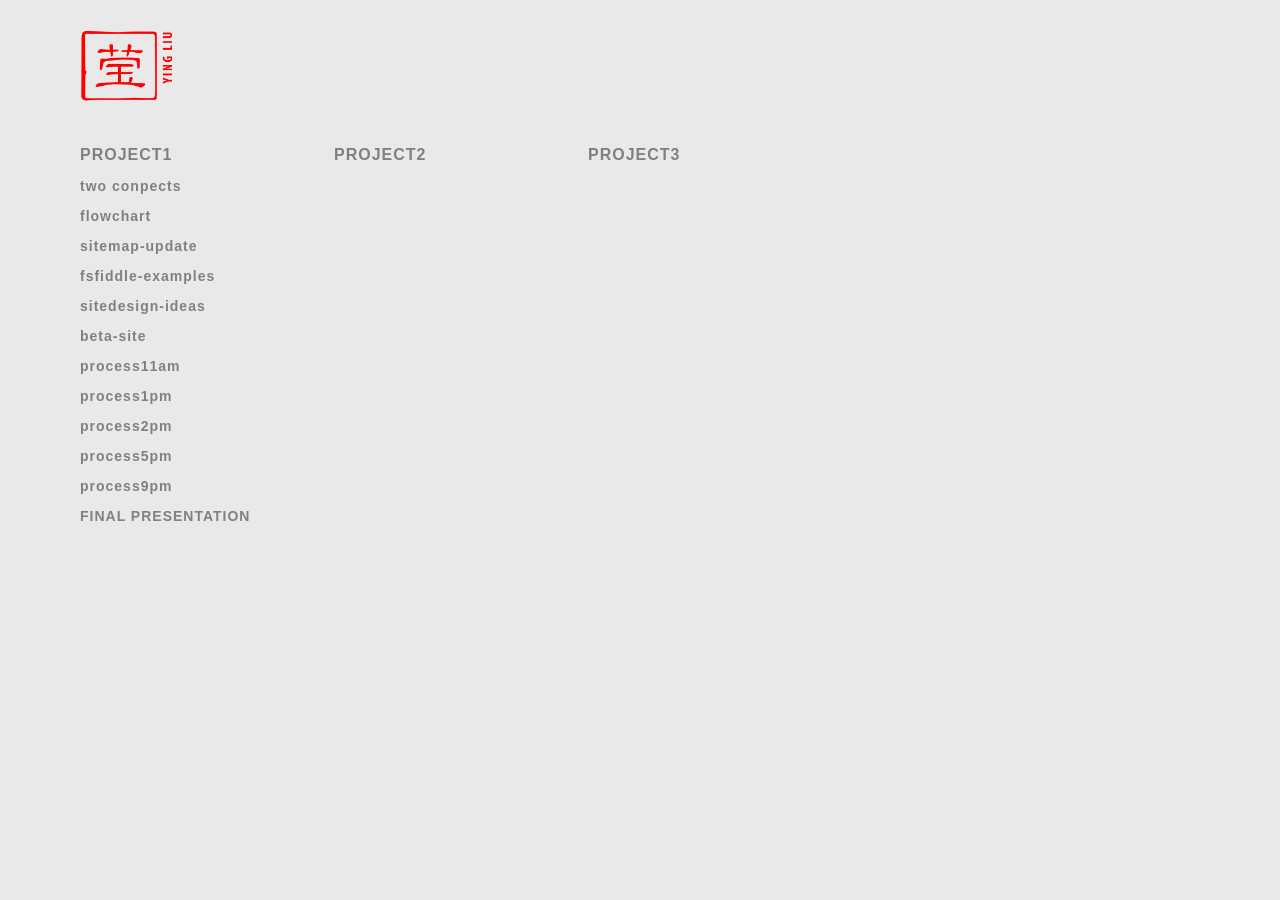
<file: index.html>
<html>
<head>
    <link rel="stylesheet" type="text/css" href="indexstyle.css">
    <title>Designer Ying</title>
    <script src="https://code.jquery.com/jquery-1.10.2.js"></script>
</head>
<body>
    <div id="logobox">
    	<img src="img/logo-red.png">
    </div>
    <div id="links">
    	<div id="pro1-box">
   			<h2>PROJECT1</h2>
   			<h3><a href="links/9.12/index.html">two conpects</a></h3>
   			<h3><a href="links/9.14/index.html">flowchart</a></h3>
   			<h3><a href="links/sitemap-update/index.html">sitemap-update</a></h3>
   			<h3><a href="links/jsfiddle/index.html">fsfiddle-examples</a></h3>
   			<h3><a href="links/sitedesign-ideas/index.html">sitedesign-ideas</a></h3>
   			<h3><a href="links/beta/index.html">beta-site</a></h3>
   			<h3><a href="links/11am/index.html">process11am</a></h3>
   			<h3><a href="links/1pm/index.html">process1pm</a></h3>
   			<h3><a href="links/2pm/index.html">process2pm</a></h3>
   			<h3><a href="links/5pm/index.html">process5pm</a></h3>
   			<h3><a href="links/9pm/index.html">process9pm</a></h3>
   			<h3><a href="links/final-site/index.html">FINAL PRESENTATION</a></h3>
   		</div>
   		<div id="pro2-box">
	   		<h2>PROJECT2</h2>
	   	</div>
	   	<div id="pro3-box">
		   	<h2>PROJECT3</h2>
		 </div>
    </div>
</body>
</html>
</file>
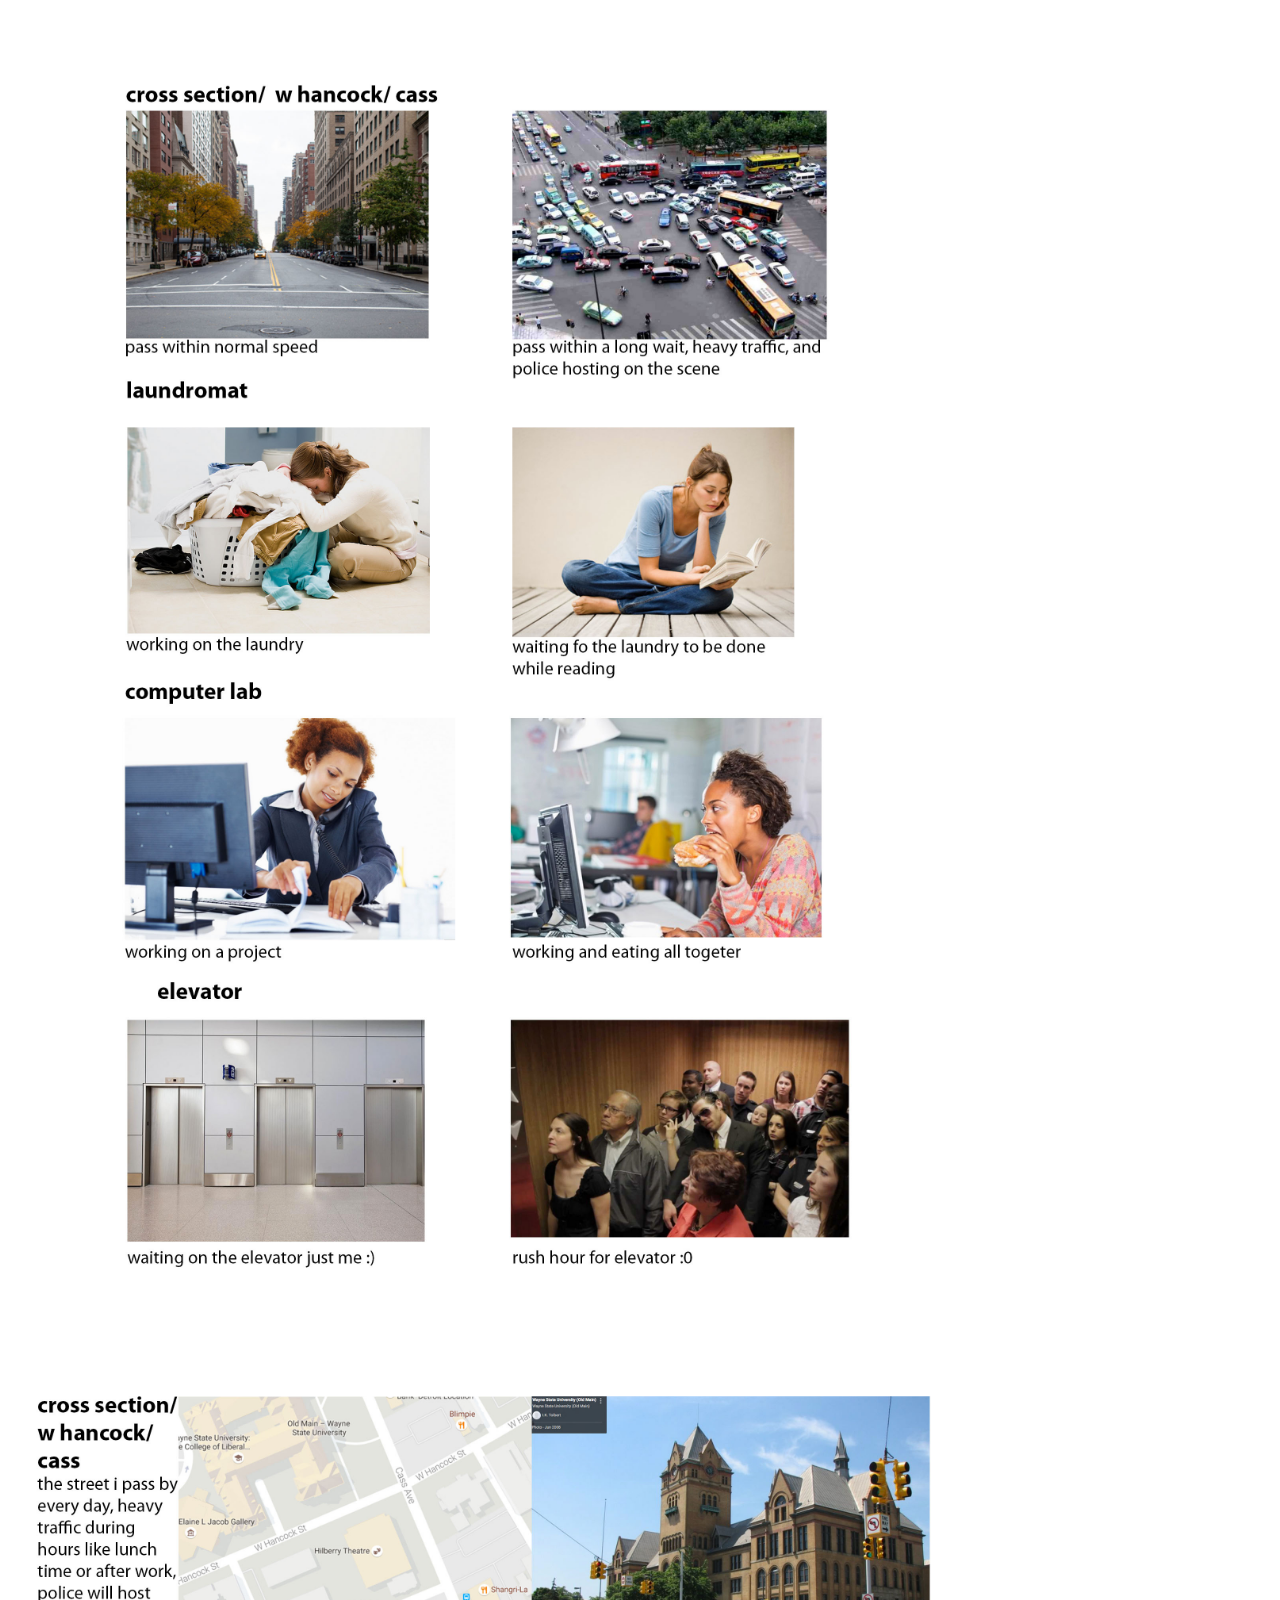
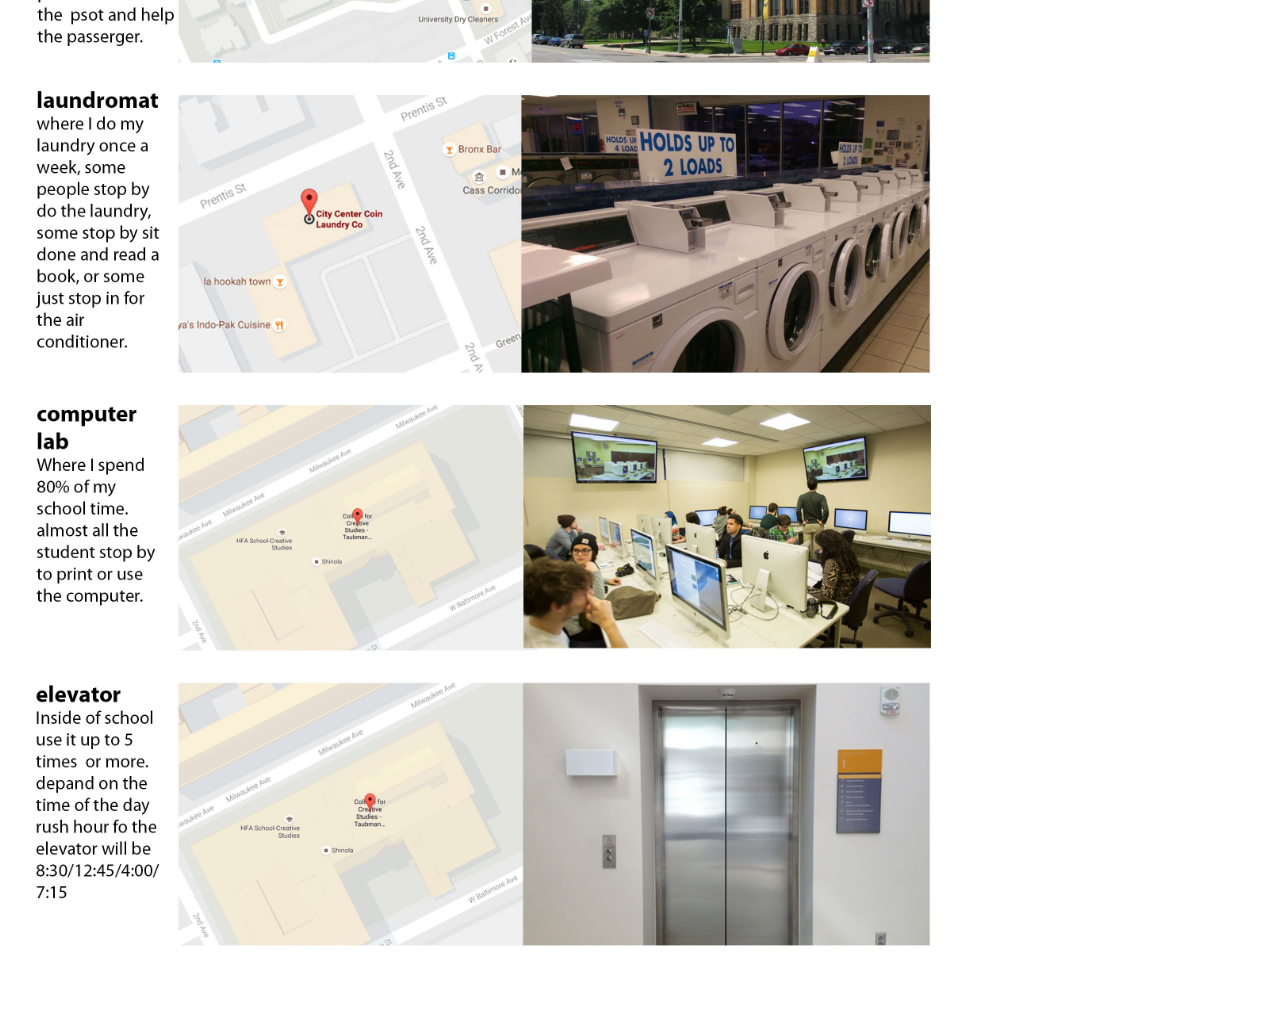
<file: links/9.12/index.html>
<html>
<head>
    <link rel="stylesheet" type="text/css" href="style.css">
    <title>Designer Ying</title>
    <script src="https://code.jquery.com/jquery-1.10.2.js"></script>
</head>
<body>
    	<img src="2c.jpg">
    	<img src="4location(2).jpg">
</body>
</html>
</file>
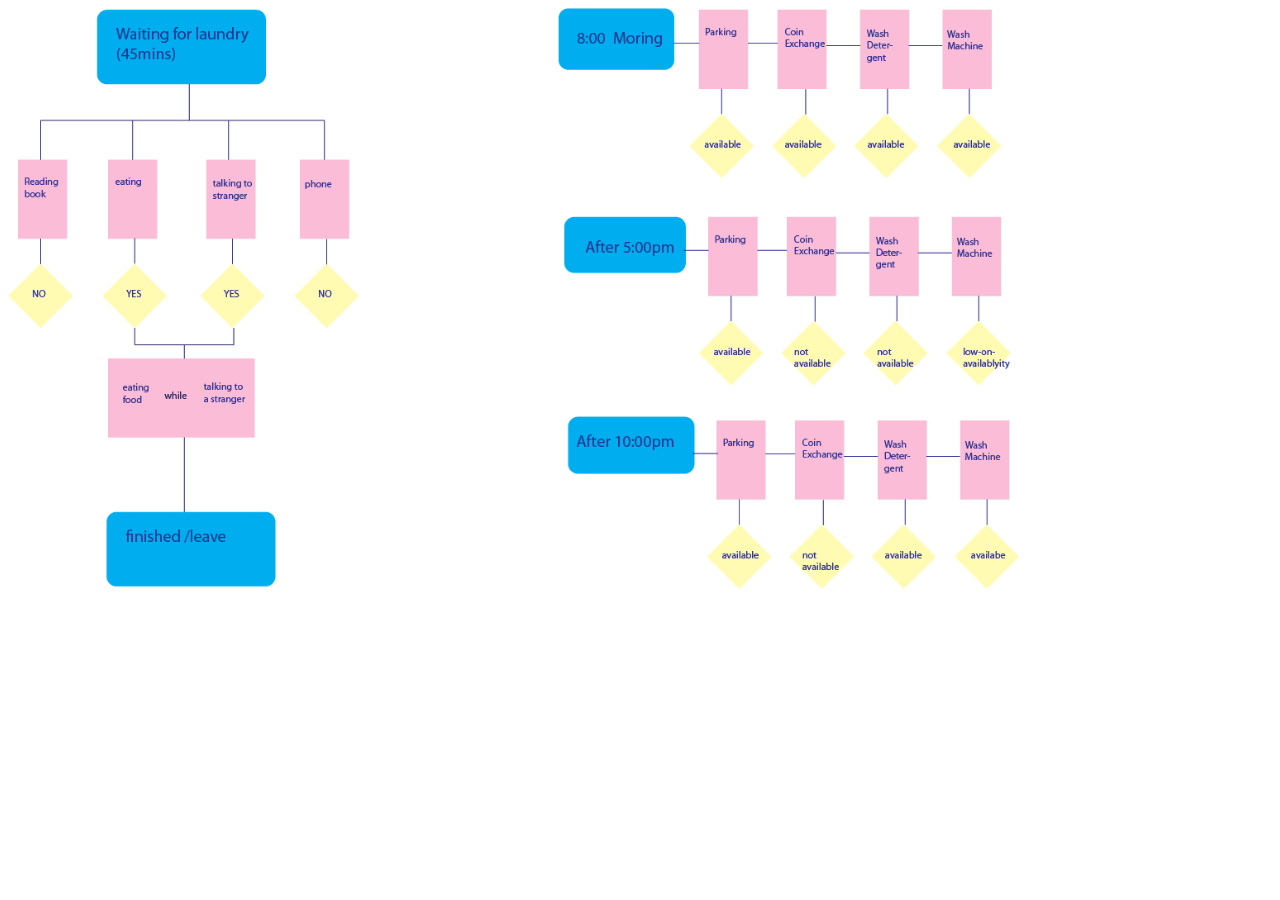
<file: links/9.14/index.html>
<html>
<head>
    <link rel="stylesheet" type="text/css" href="style.css">
    <title>Designer Ying</title>
    <script src="https://code.jquery.com/jquery-1.10.2.js"></script>
</head>
<body>
    	<img src="flowchart.png">
</body>
</html>
</file>
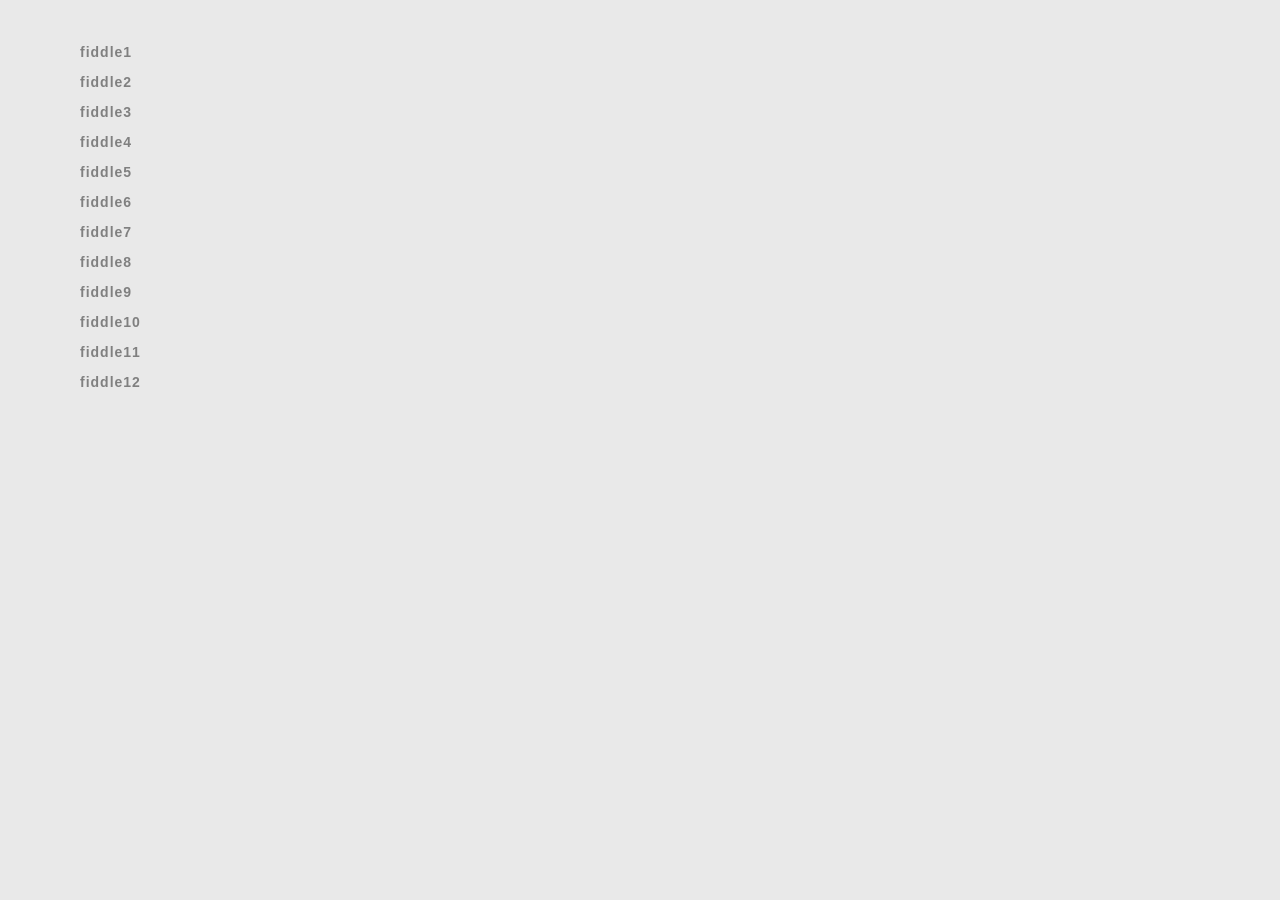
<file: links/jsfiddle/index.html>
<html>
<head>
    <link rel="stylesheet" type="text/css" href="indexstyle.css">
    <title>Designer Ying</title>
    <script src="https://code.jquery.com/jquery-1.10.2.js"></script>
</head>
<body>
    <div id="links">
   			<h3><a href="https://jsfiddle.net/yingyingliu/hLrngcpe/">fiddle1</a></h3>
   			<h3><a href="https://jsfiddle.net/yingyingliu/reu94wv4/">fiddle2</a></h3>
   			<h3><a href="https://jsfiddle.net/yingyingliu/gx8jgt74/">fiddle3</a></h3>
   			<h3><a href="https://jsfiddle.net/yingyingliu/aetnpqws/3/">fiddle4</a></h3>
   			<h3><a href="https://jsfiddle.net/yingyingliu/tk3uds1n/2/">fiddle5</a></h3>
   			<h3><a href="https://jsfiddle.net/yingyingliu/42r54tro/5/l">fiddle6</a></h3>
   			<h3><a href="https://jsfiddle.net/yingyingliu/q7oej5ye/2/">fiddle7</a></h3>
   			<h3><a href="https://jsfiddle.net/yingyingliu/sboLsqoa/3/">fiddle8</a></h3>
   			<h3><a href="https://jsfiddle.net/yingyingliu/t8j87v7o/">fiddle9</a></h3>
   			<h3><a href="https://jsfiddle.net/yingyingliu/abafa22q/1/">fiddle10</a></h3>
   			<h3><a href="https://jsfiddle.net/yingyingliu/x9fvjwgv/3/">fiddle11</a></h3>
   			<h3><a href="https://jsfiddle.net/yingyingliu/4am9bqst/2/l">fiddle12</a></h3>
   		</div>
    </div>
</body>
</html>
</file>
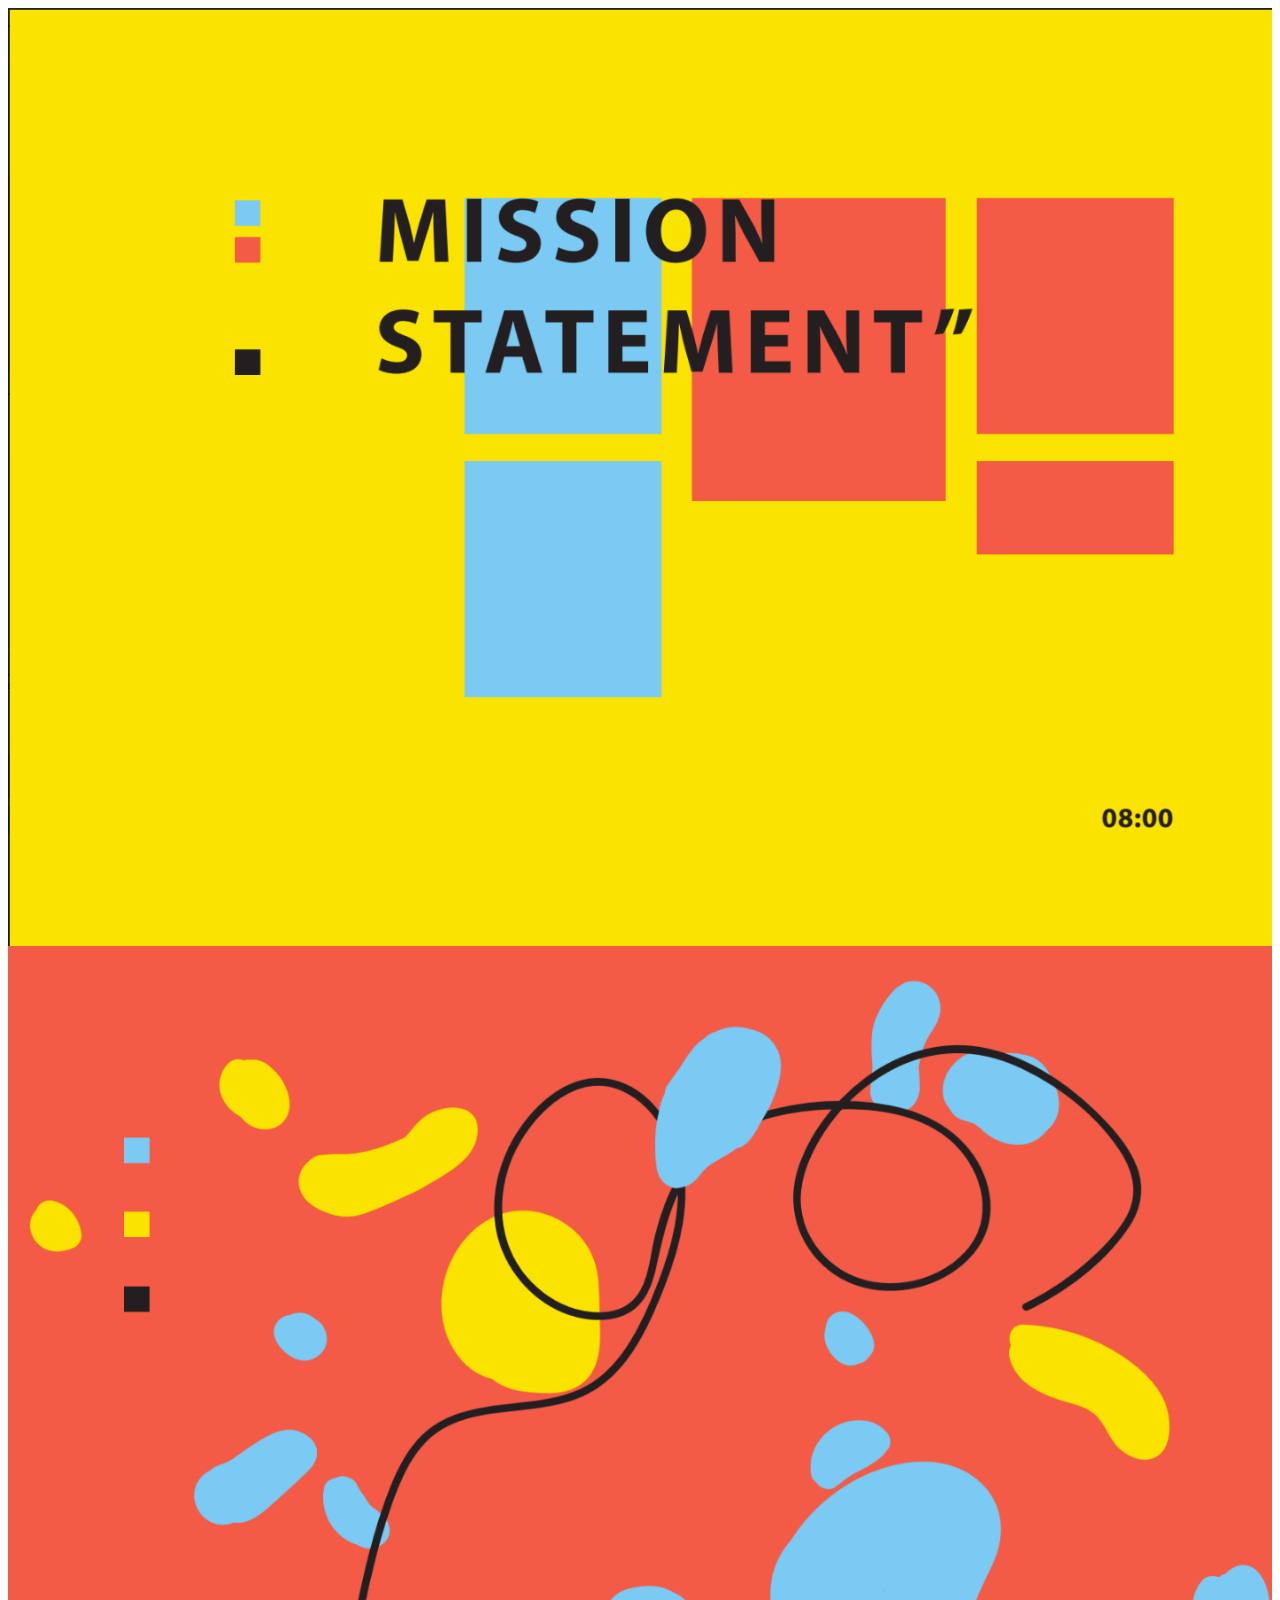
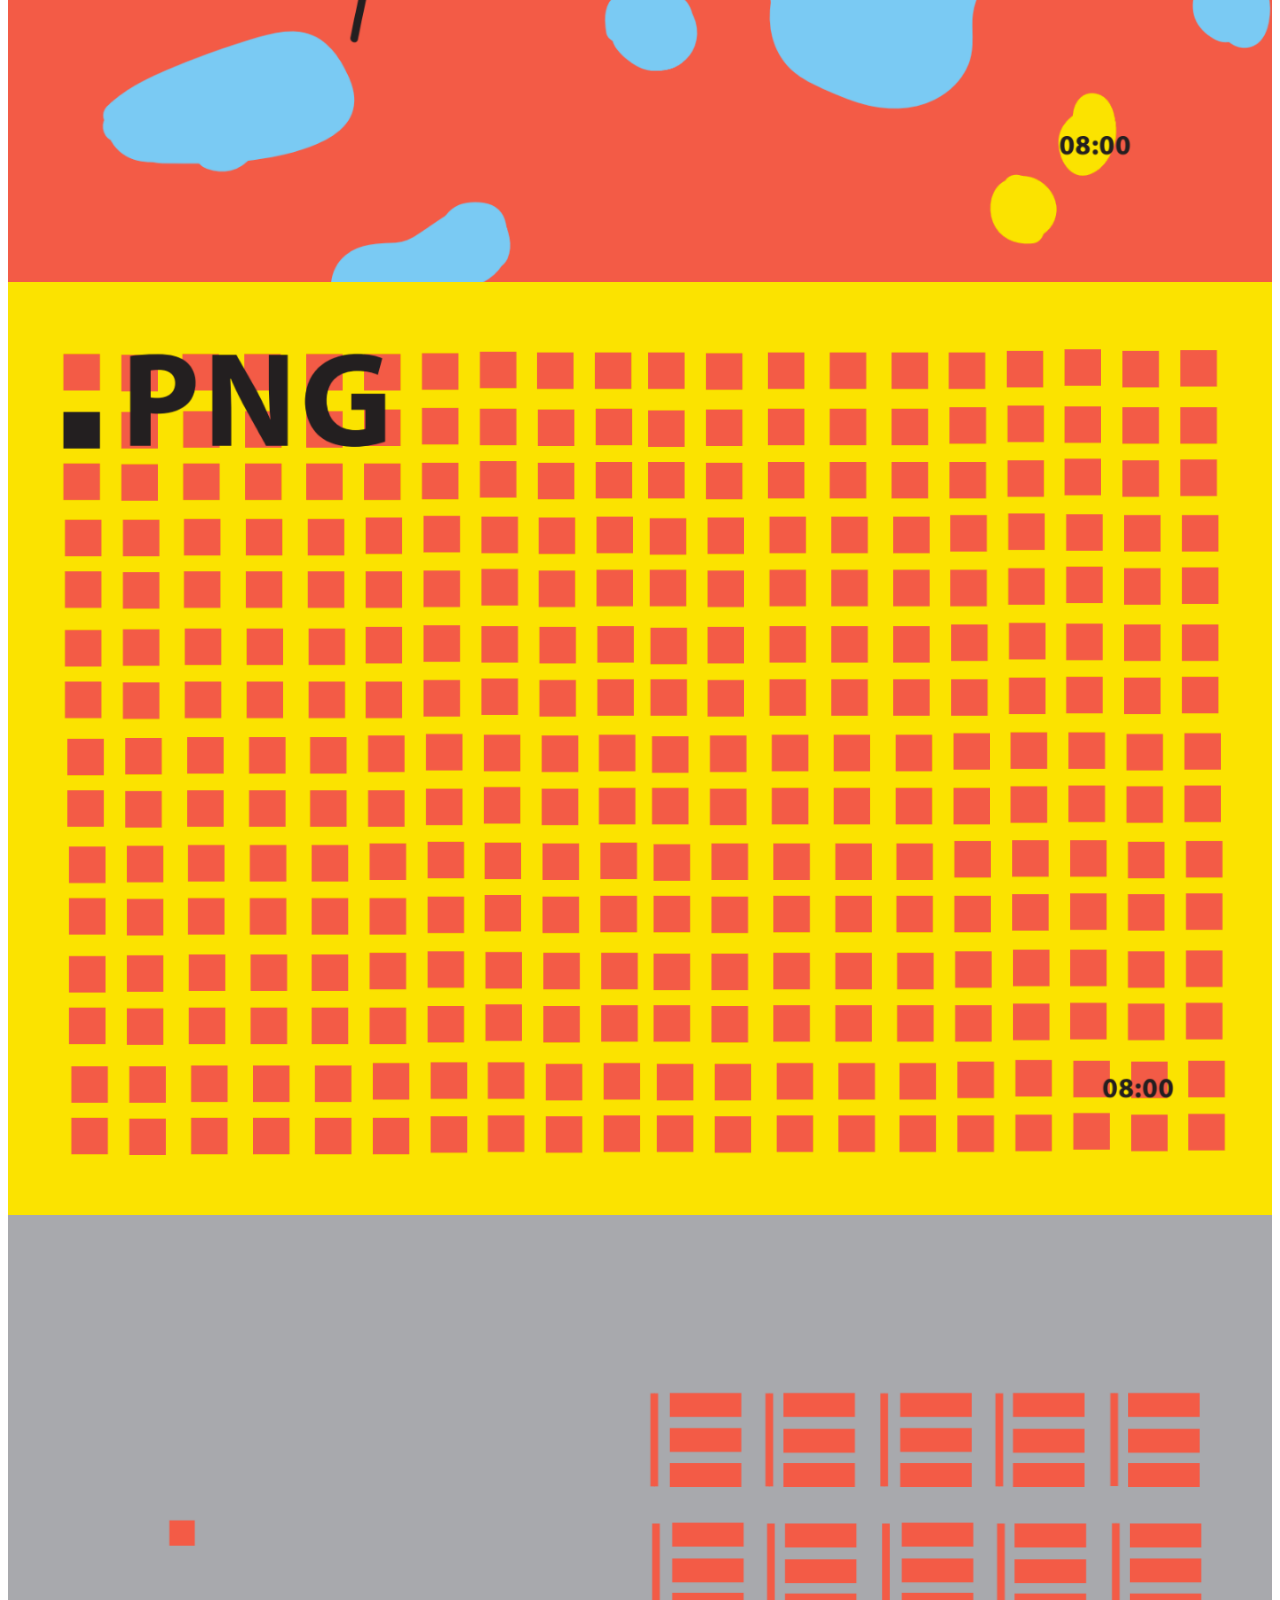
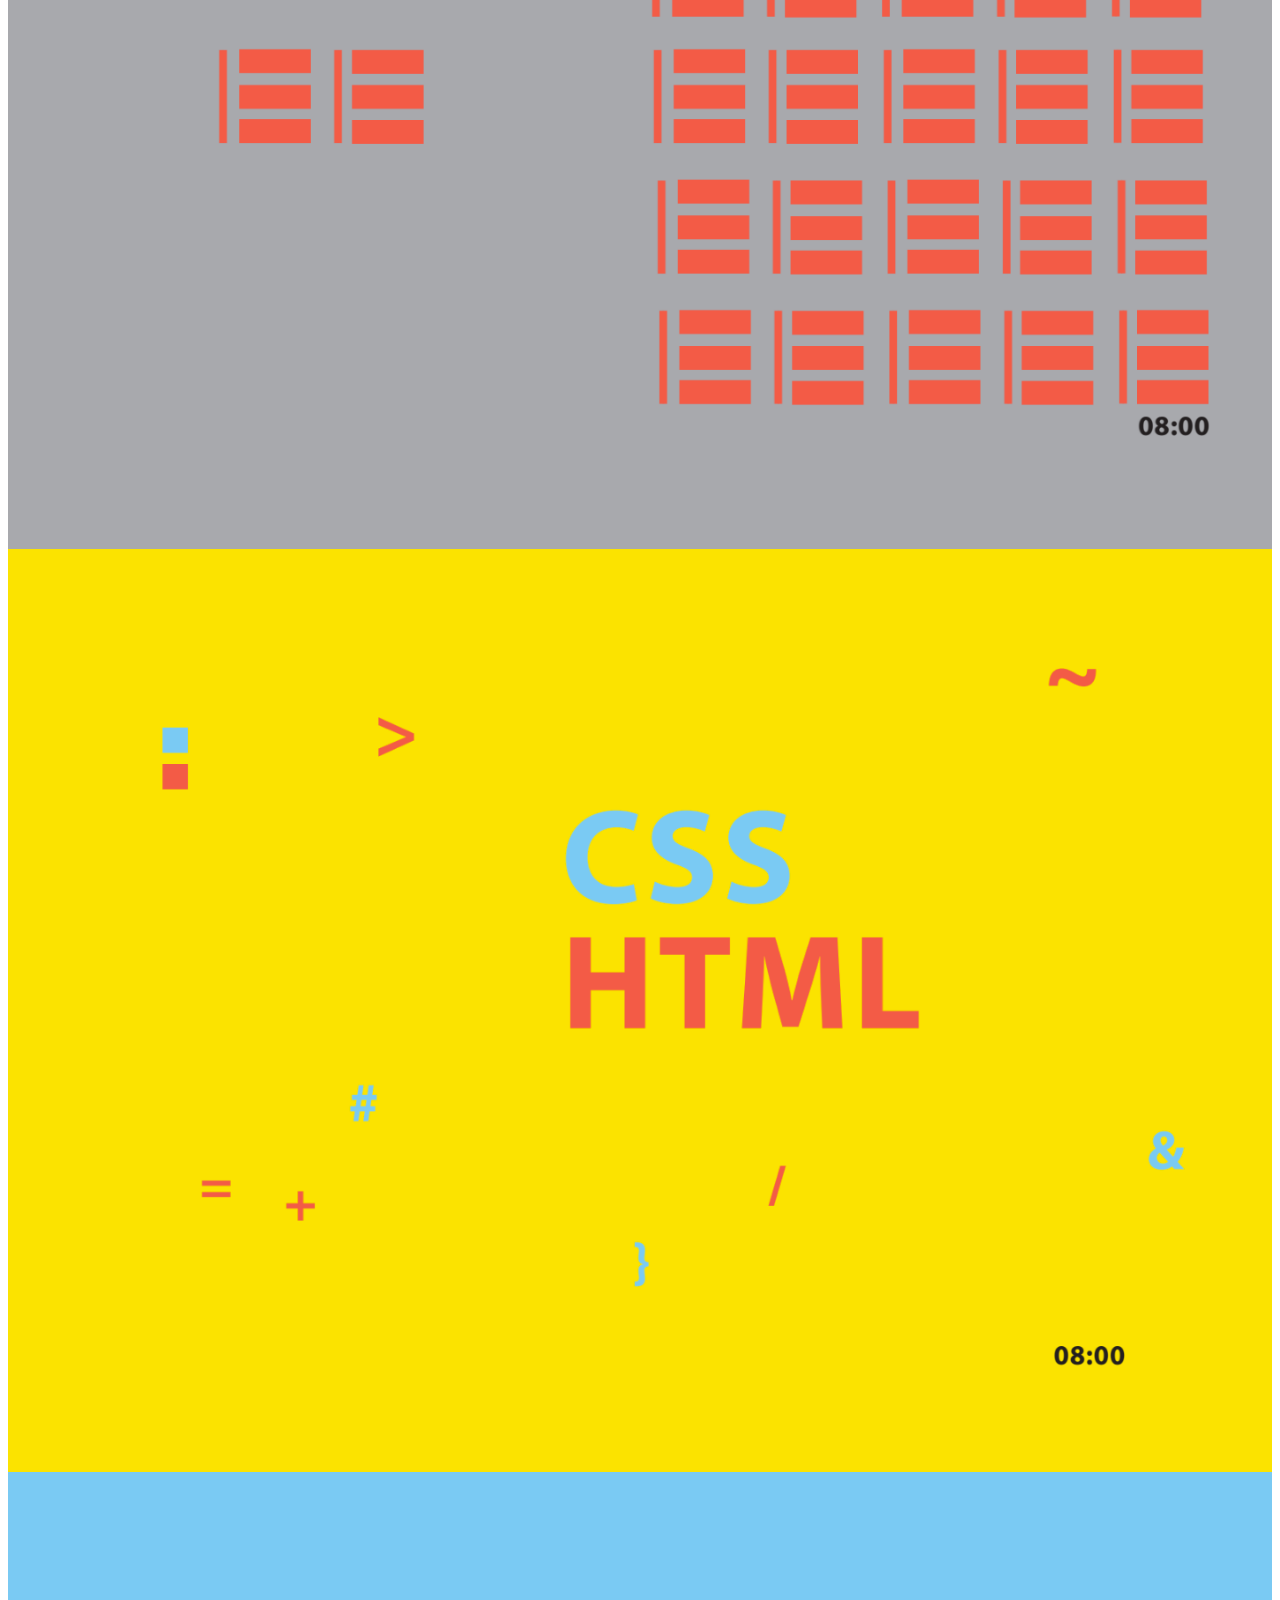
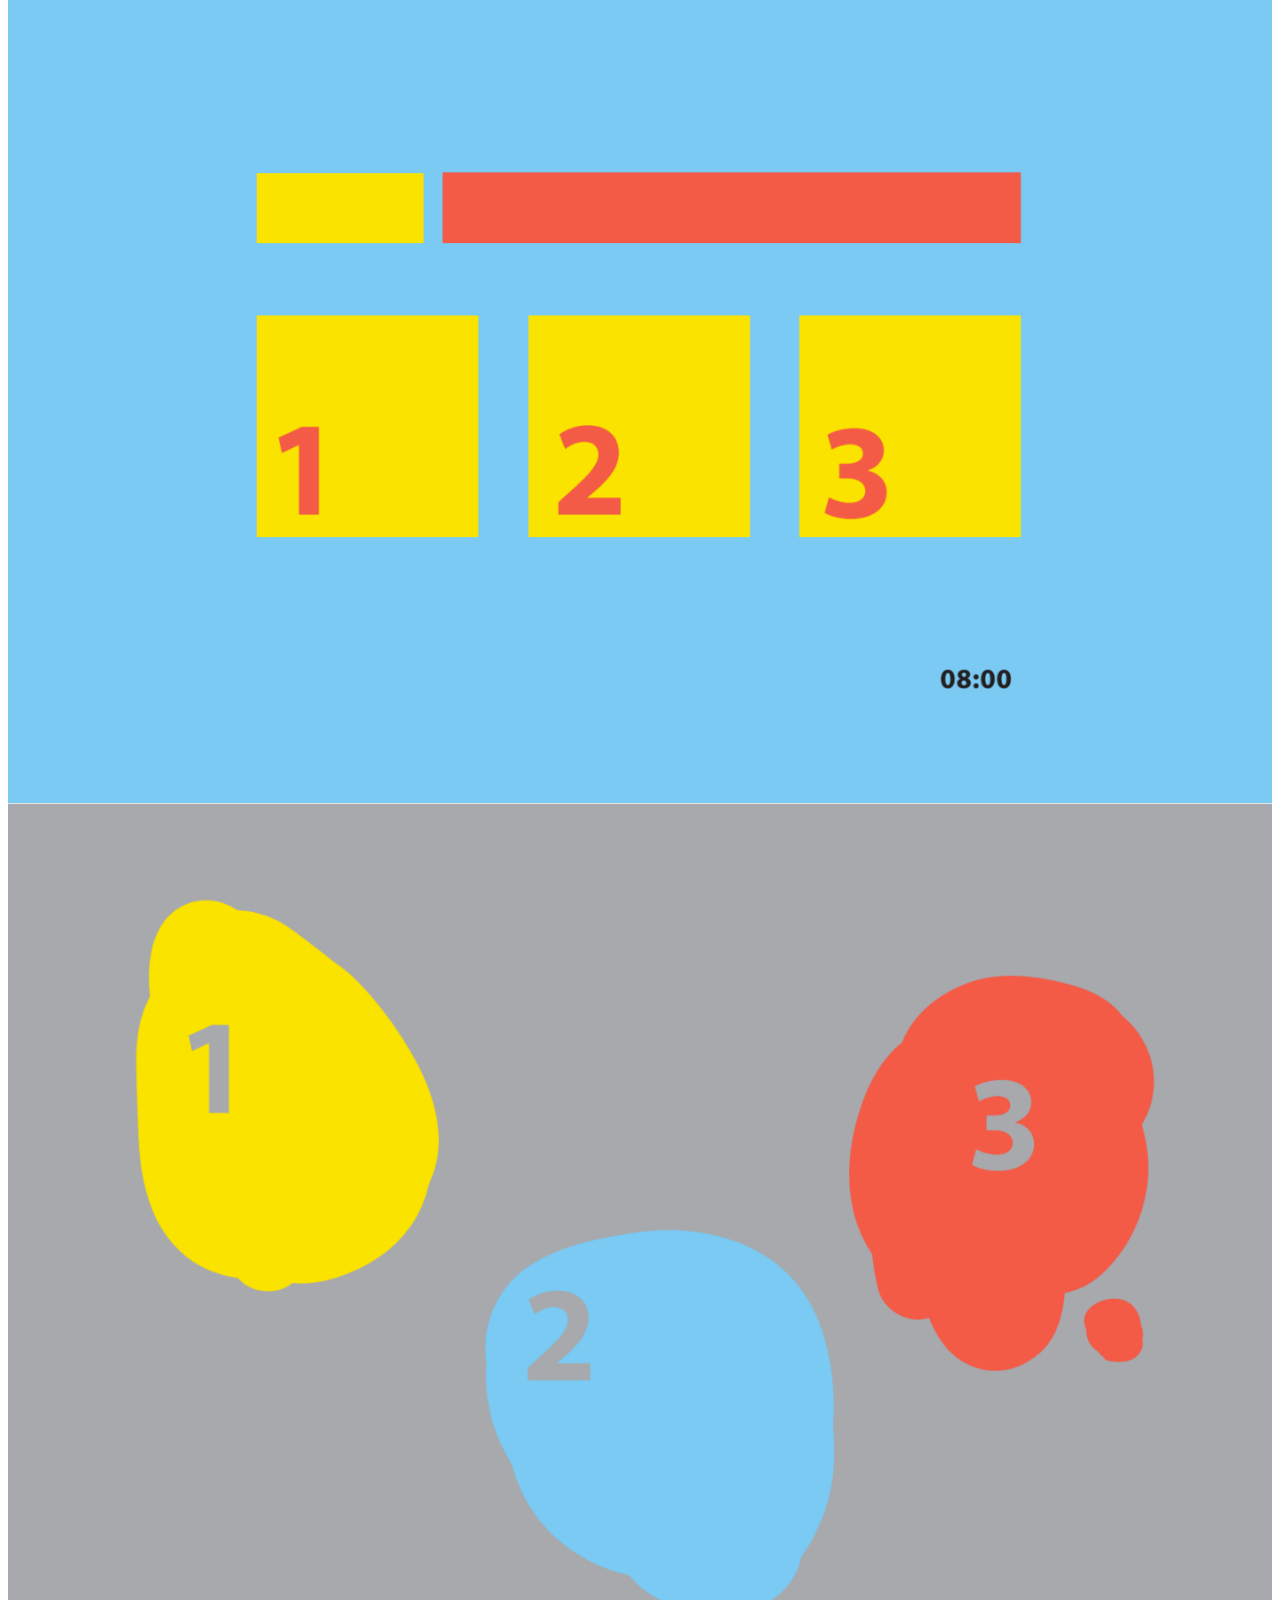
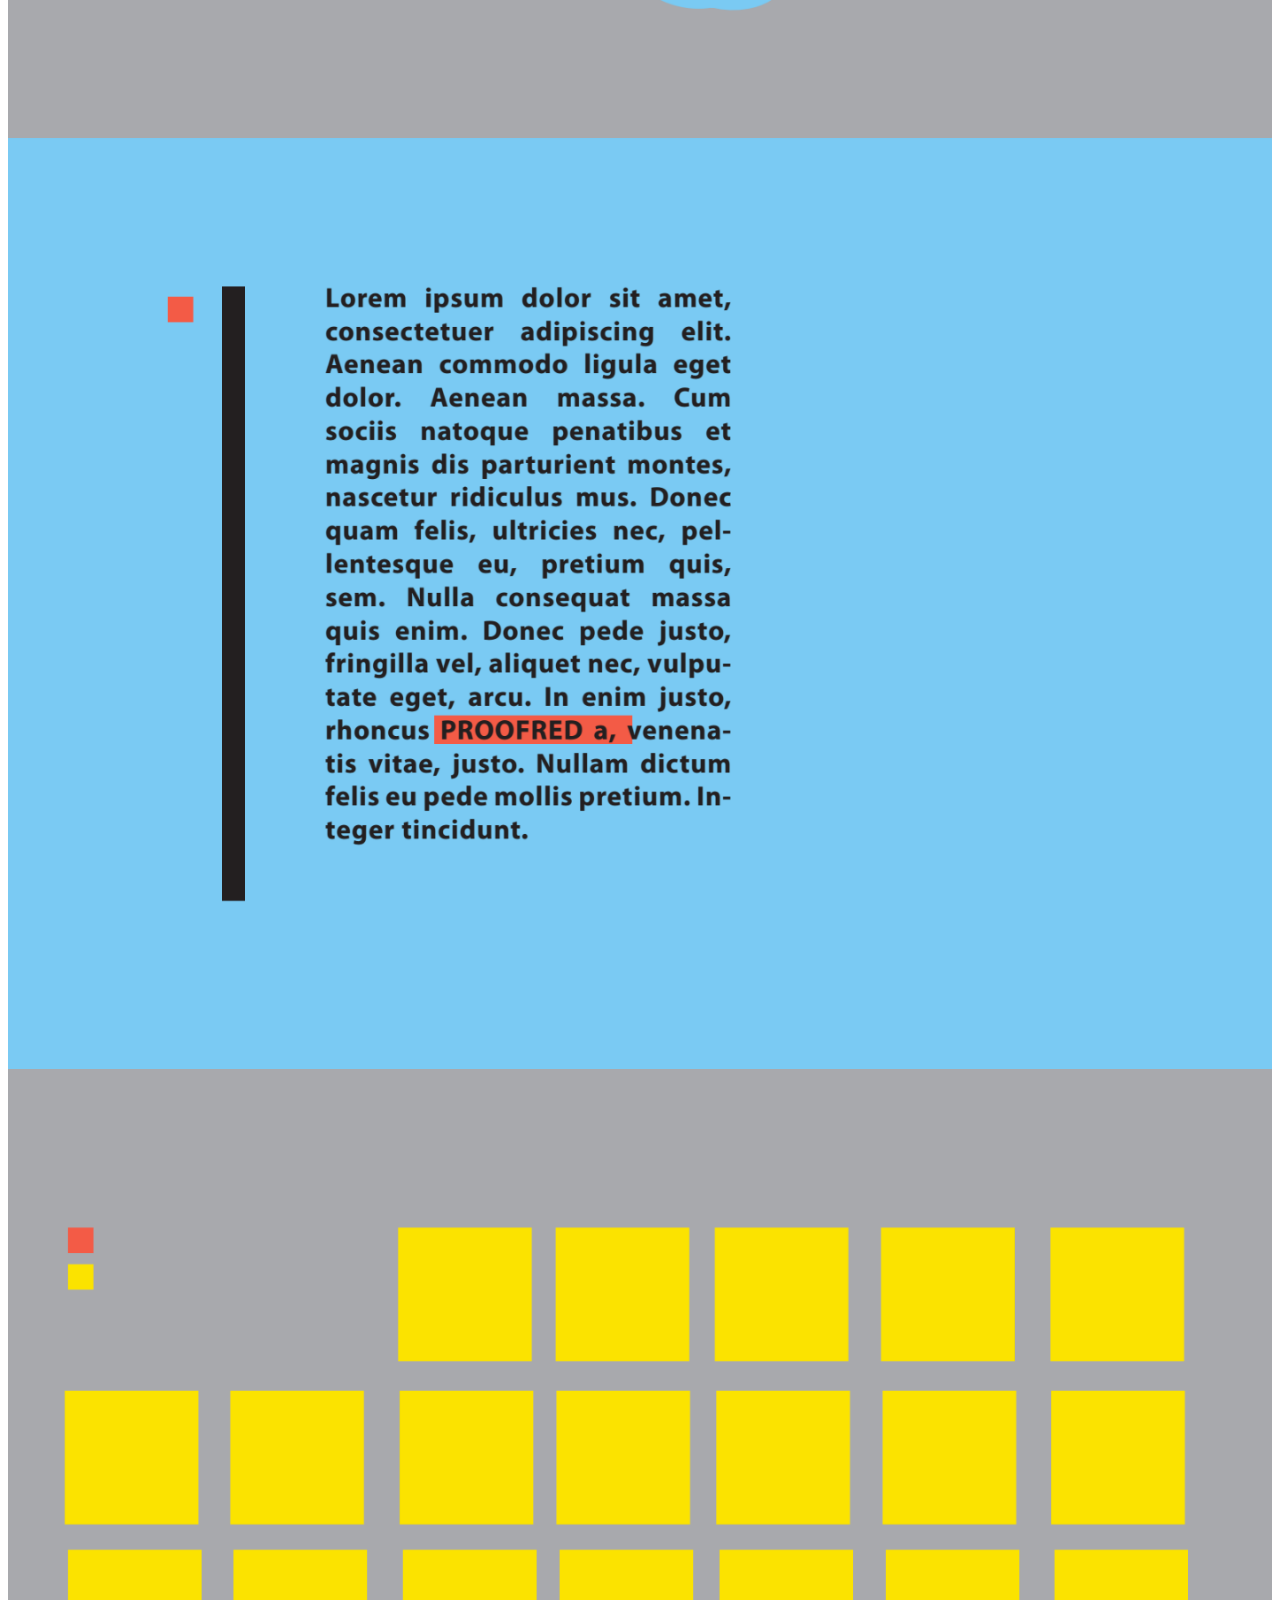
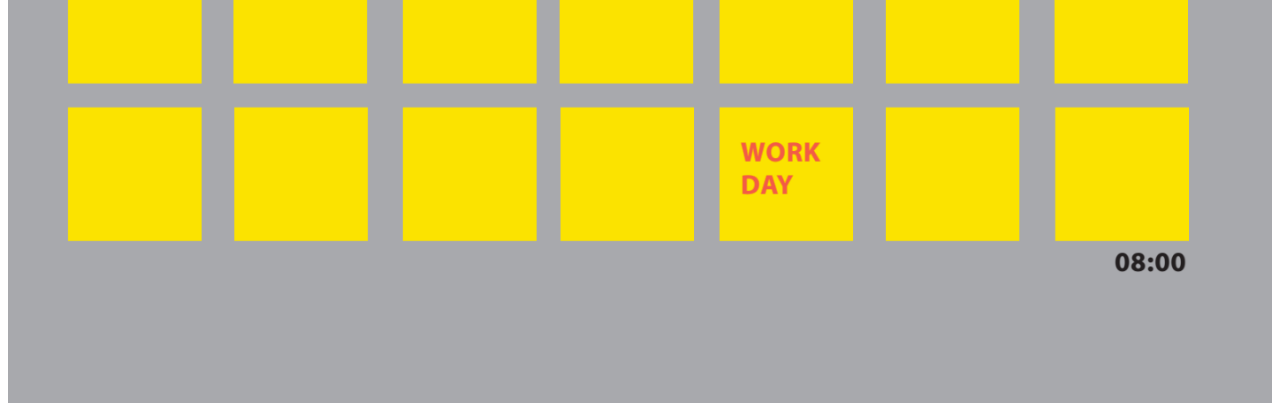
<file: links/sitedesign-ideas/index.html>
<html>
<head>
    <link rel="stylesheet" type="text/css" href="style.css">
    <title>Designer Ying</title>
    <script src="https://code.jquery.com/jquery-1.10.2.js"></script>
</head>
<body>
    	<img src="idea1.png">
    	<img src="idea2.png">
    	<img src="idea3.png">
    	<img src="idea4.png">
    	<img src="idea5.png">
    	<img src="idea6.png">
    	<img src="idea7.png">
    	<img src="idea8.png">
    	<img src="idea9.png">
</body>
</html>
</file>
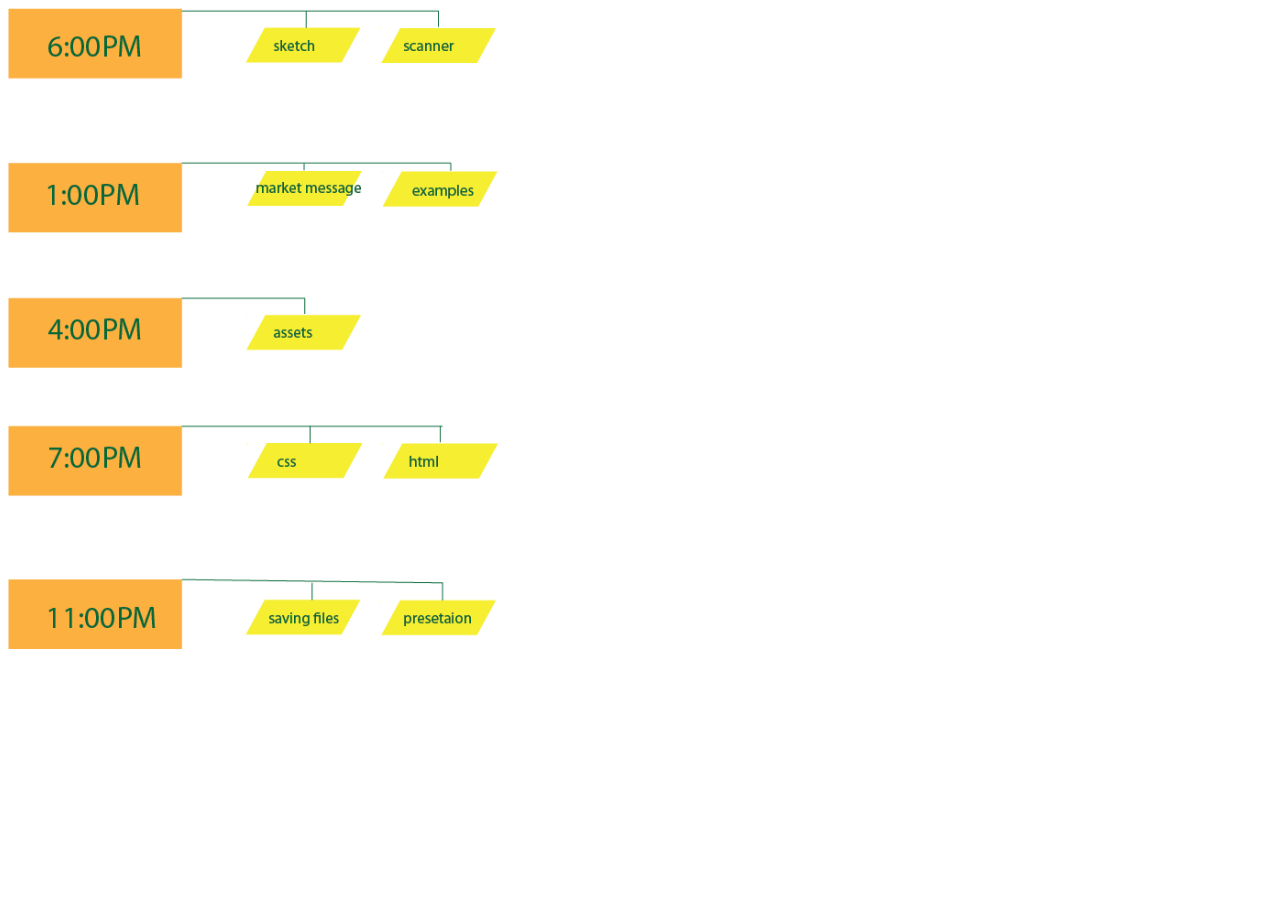
<file: links/sitemap-update/index.html>
<html>
<head>
    <link rel="stylesheet" type="text/css" href="style.css">
    <title>Designer Ying</title>
    <script src="https://code.jquery.com/jquery-1.10.2.js"></script>
</head>
<body>
    	<img src="sitemap2.png">
</body>
</html>
</file>
<file: indexstyle.css>
body{
    margin: 0;
    background-color: rgba(212,212,212,0.49);
}
img{
    width: 100px;
}
#header{
	padding-top: 80px;
}
#logobox{
    padding-top: 30px;
    padding-left: 80px;
    display: inline-block;
}
#links{
	padding-top: 30px;
	padding-left: 80px;
	padding-bottom: 80px;
}
#pro1-box{
	vertical-align: top;
	display: inline-block;
	width: 250px;
}
#pro2-box{
	vertical-align: top;
	display: inline-block;
	width: 250px;
	}
#pro3-box{
	vertical-align: top;
	display: inline-block;
	width: 250px;
	}
h1{
    color: white;
    font-family: sans-serif;
    text-shadow: 2px 2px 0px rgba(161,161,161,0.24);
    font-size: 80px;
    letter-spacing: 25;
    font-weight: 800;
    padding-left: 80px;
    padding-top:160px;
}
h2{
	color: gray;    
    font-family: sans-serif;
    font-size: 16px;
    letter-spacing: 1;
    font-weight: 600;
    text-decoration: none;
}
h3{
	color: gray;    
	font-family: sans-serif;
    font-size: 14px;
    letter-spacing: 1;
    font-weight: 600;
    text-decoration: none;
}
a:link {
    color: gray;
    text-decoration: none;
}
a:visited {
    color: gray;
    text-decoration: none;
}
a:hover {
    color: red;
    text-decoration: none;
}
</file>
<file: links/9.12/style.css>
img{
	width:80%;
}
</file>
<file: links/9.14/style.css>
img{
	width:80%;
}
</file>
<file: links/jsfiddle/indexstyle.css>
body{
    margin: 0;
    background-color: rgba(212,212,212,0.49);
}
#links{
	padding-top: 30px;
	padding-left: 80px;
	padding-bottom: 80px;
}
h3{
	color: gray;    
	font-family: sans-serif;
    font-size: 14px;
    letter-spacing: 1;
    font-weight: 600;
    text-decoration: none;
}
a:link {
    color: gray;
    text-decoration: none;
}
a:visited {
    color: gray;
    text-decoration: none;
}
a:hover {
    color: red;
    text-decoration: none;
}
</file>
<file: links/sitedesign-ideas/style.css>
img{
width:100%;
}
</file>
<file: links/sitemap-update/style.css>
img{
	width:40%;
}
</file>
